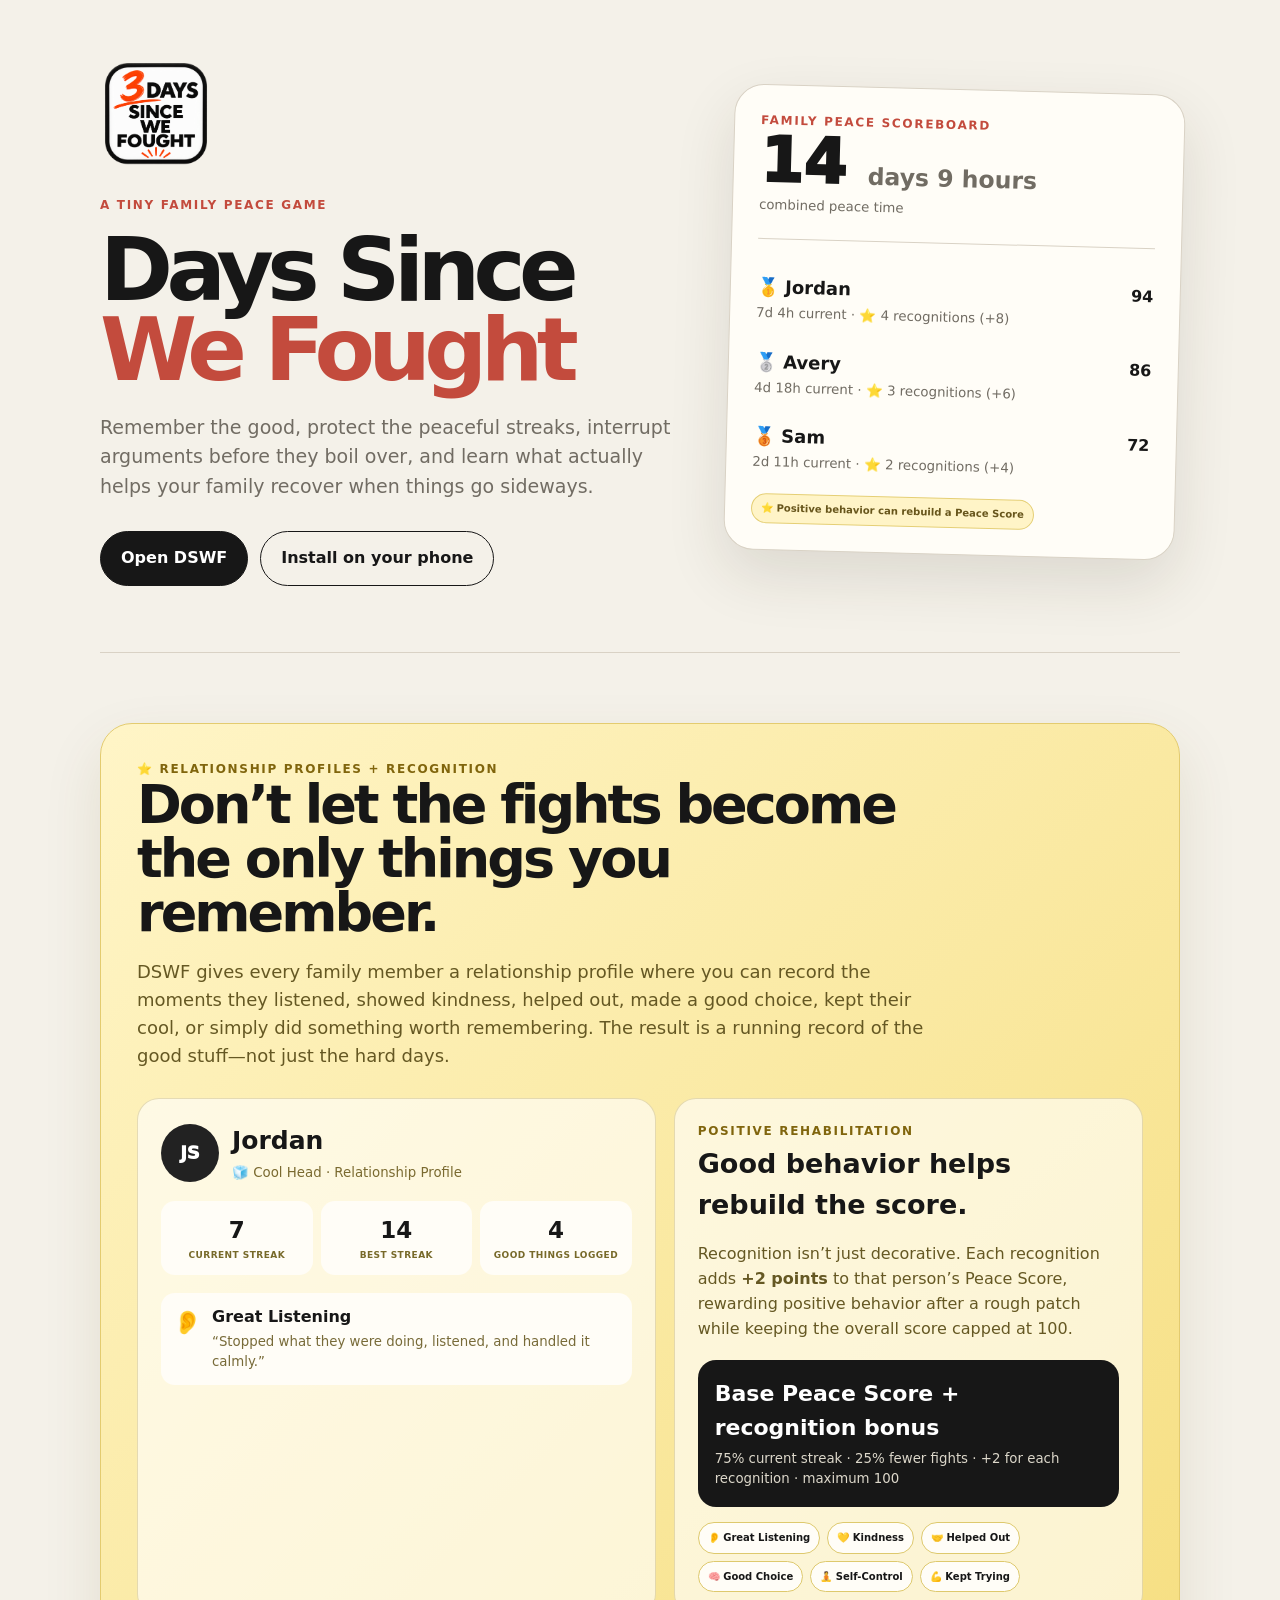
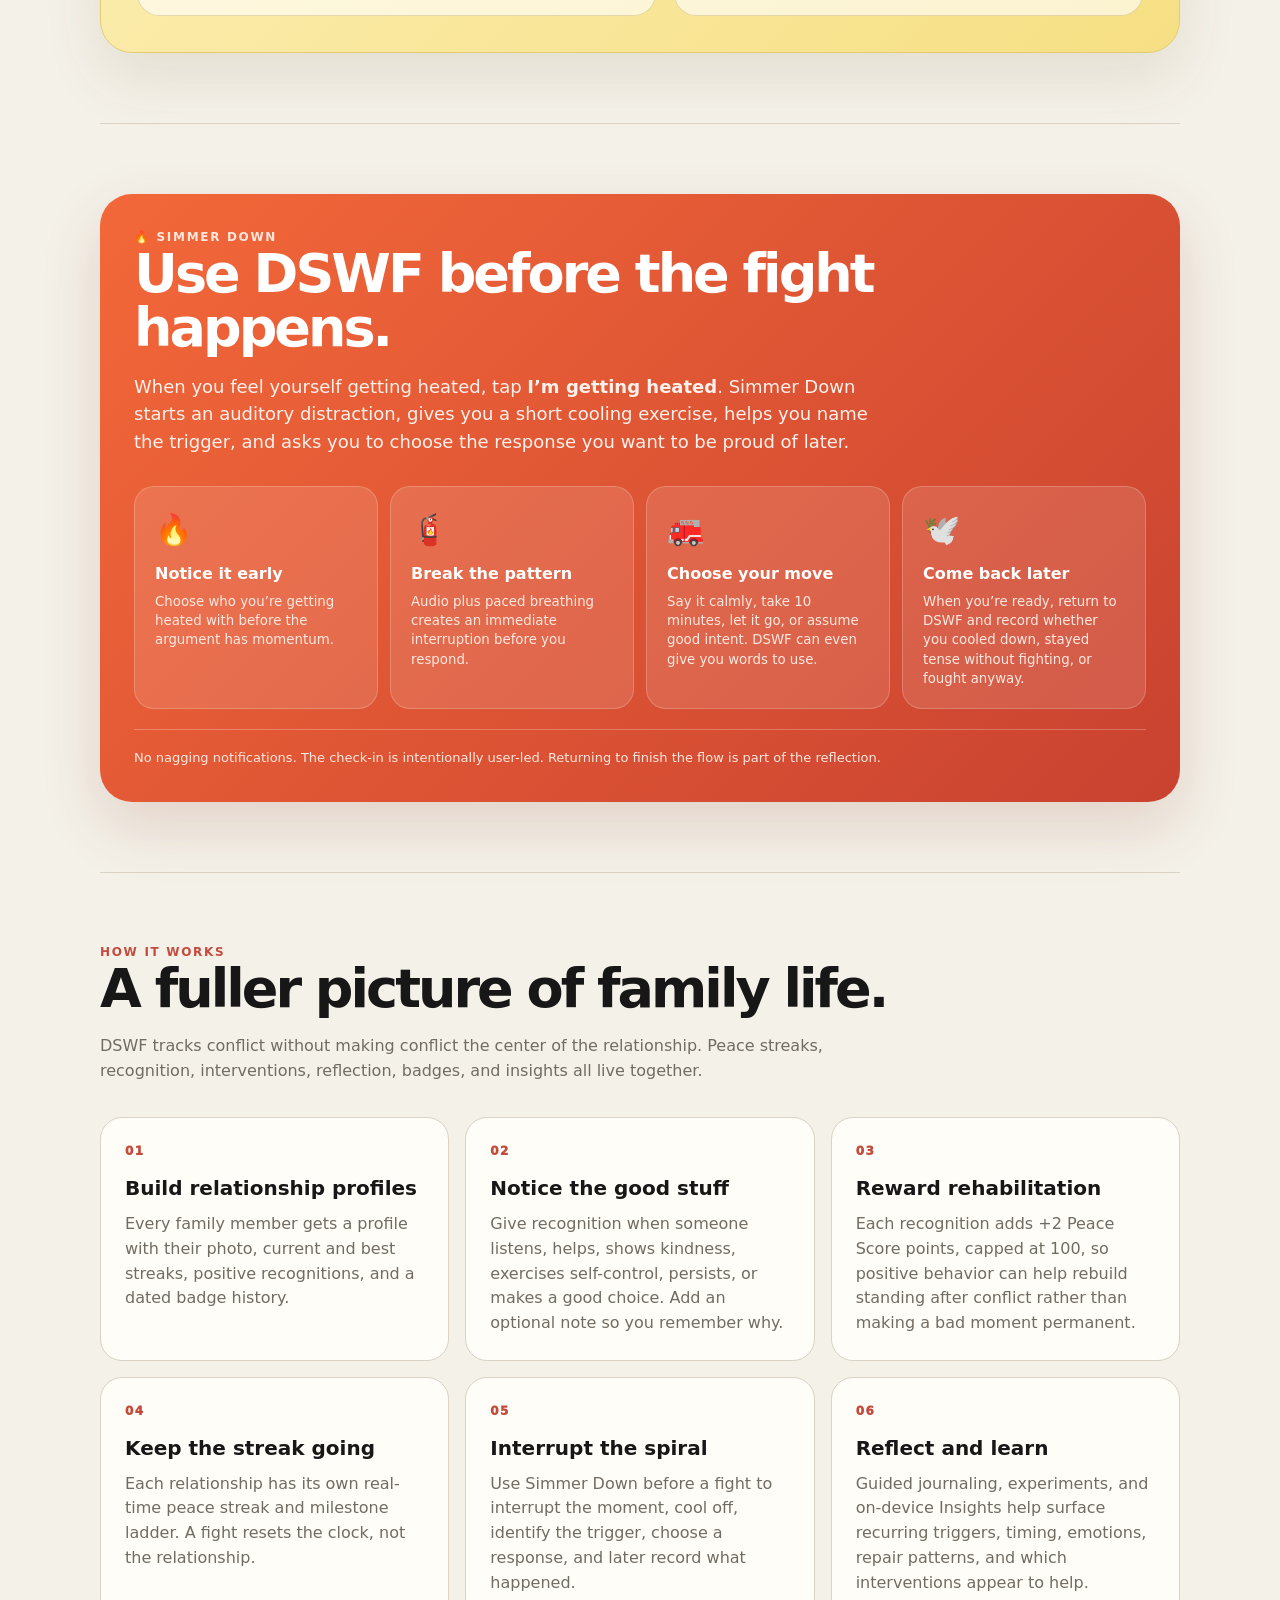
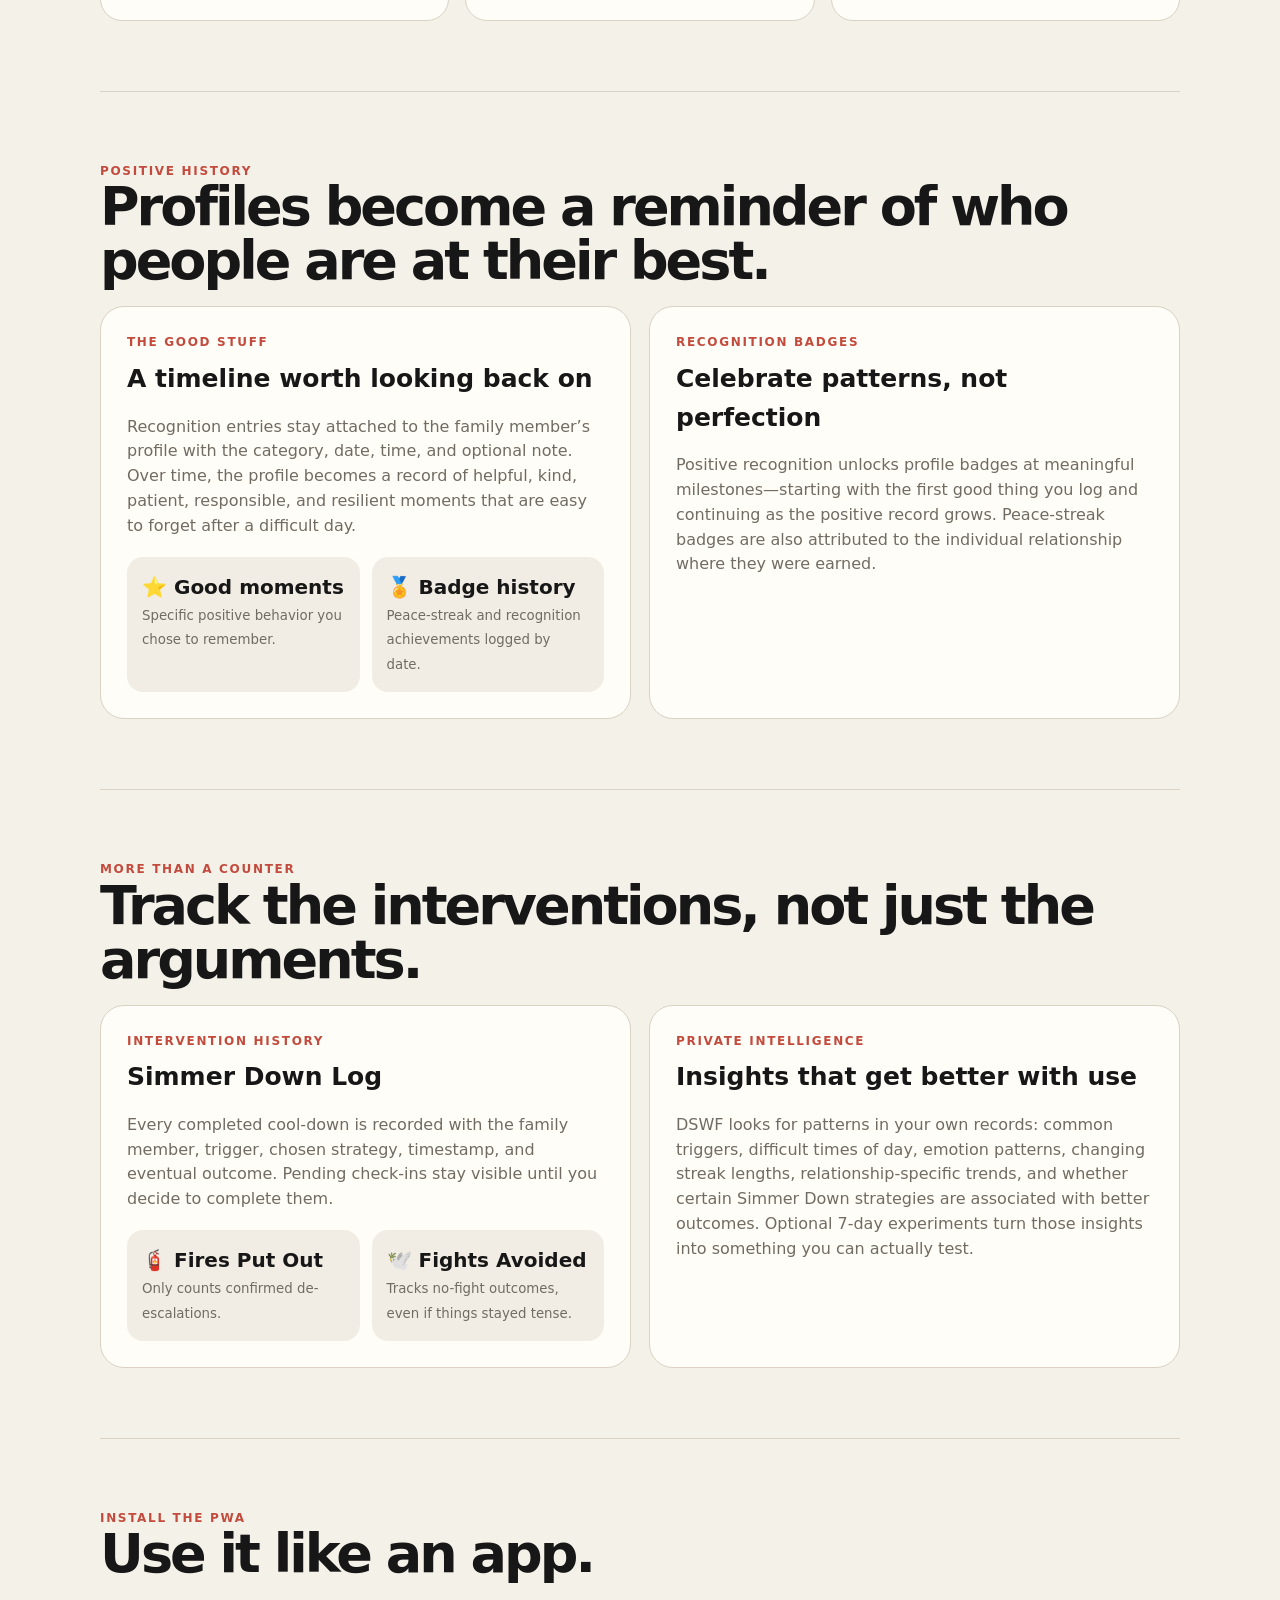
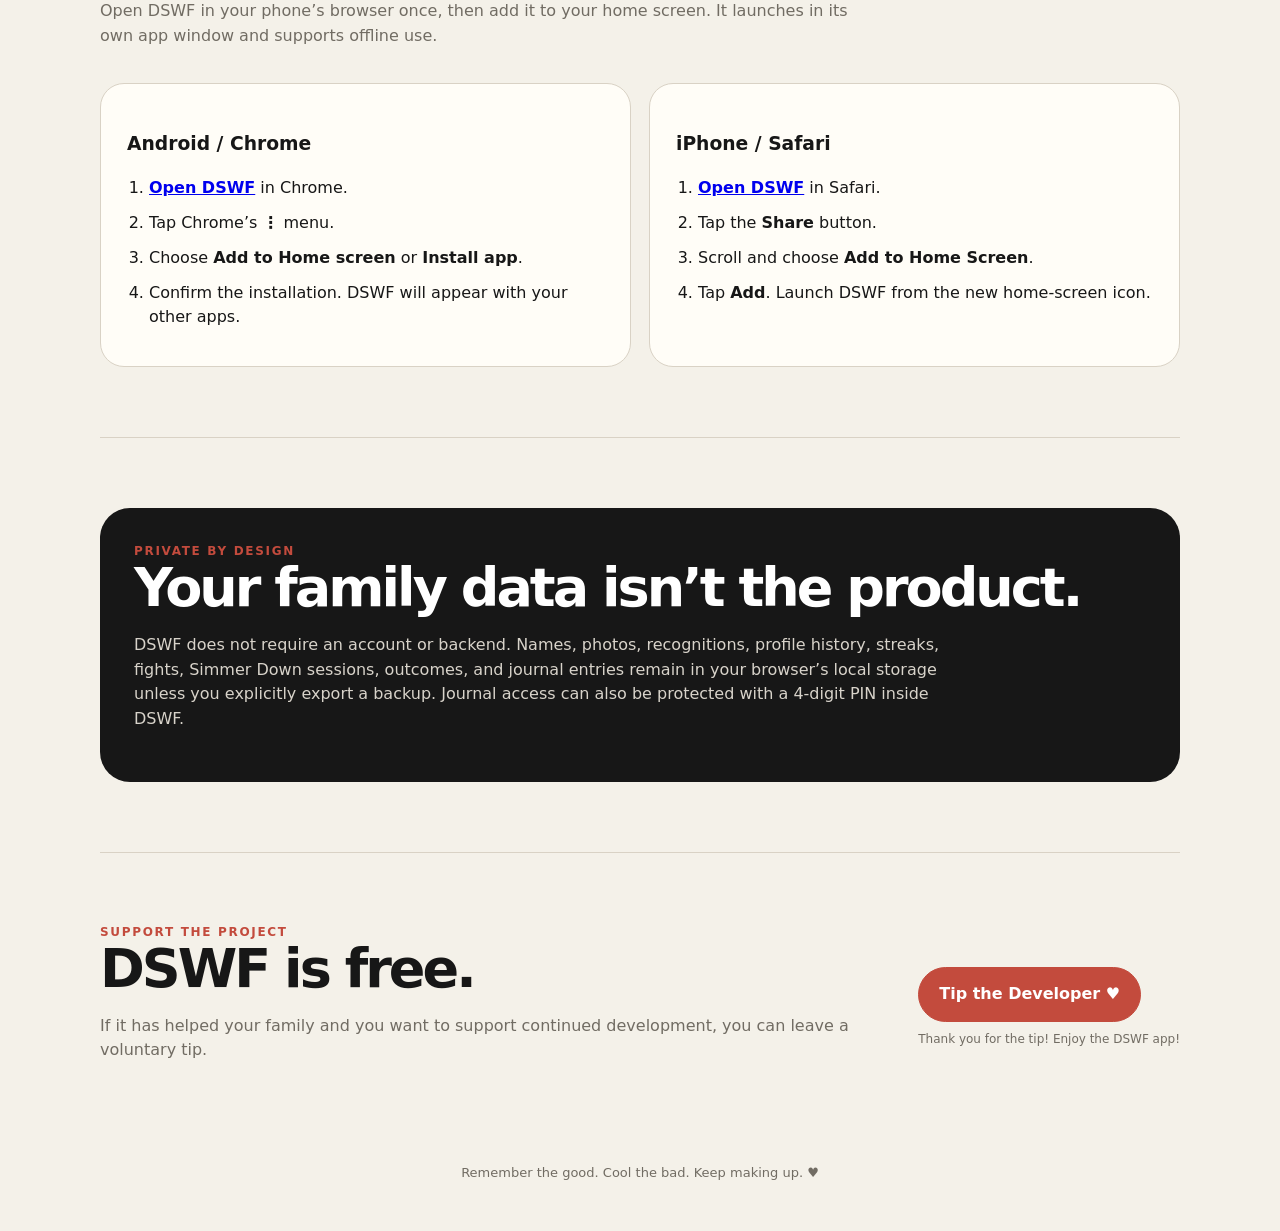
<file: index.html>
<!doctype html>
<html lang="en">
<head>
<meta charset="utf-8" />
<meta name="viewport" content="width=device-width,initial-scale=1,viewport-fit=cover" />
<meta name="theme-color" content="#f4f1e9" />
<meta name="description" content="Days Since We Fought is a private family peace app for positive recognition, relationship profiles, peace streaks, conflict interruption, reflection, and on-device insights." />
<link rel="icon" href="icons/DSWF.png" type="image/png" />
<link rel="apple-touch-icon" href="icons/DSWF.png" />
<title>Days Since We Fought</title>
<style>
:root{--ink:#171717;--paper:#f4f1e9;--card:#fffdf7;--muted:#716c63;--red:#c34b3d;--orange:#ef5f35;--gold:#d8a928;--gold-soft:#fff1b8;--line:#d9d2c5}*{box-sizing:border-box}html{scroll-behavior:smooth}body{margin:0;background:var(--paper);color:var(--ink);font-family:Inter,ui-sans-serif,system-ui,-apple-system,BlinkMacSystemFont,"Segoe UI",sans-serif;line-height:1.55}.wrap{width:min(1080px,calc(100% - 36px));margin:auto}.button{text-decoration:none;color:inherit}.hero{padding:58px 0 66px;display:grid;grid-template-columns:1.12fr .88fr;gap:56px;align-items:center}.hero-logo{width:112px;height:112px;object-fit:contain;margin-bottom:18px}.eyebrow{font-size:12px;font-weight:900;letter-spacing:.14em;text-transform:uppercase;color:var(--red)}h1{font-size:clamp(50px,8vw,88px);line-height:.9;letter-spacing:-.075em;margin:16px 0 24px}h1 span{color:var(--red)}.lede{font-size:19px;color:var(--muted);max-width:680px}.actions{display:flex;gap:12px;flex-wrap:wrap;margin-top:30px}.button{display:inline-flex;align-items:center;justify-content:center;padding:14px 20px;border-radius:999px;font-weight:850;border:1px solid var(--ink)}.primary{background:var(--ink);color:white}.secondary{background:transparent}.mock{background:var(--card);border:1px solid var(--line);border-radius:30px;padding:26px;box-shadow:0 24px 60px rgba(50,40,28,.12);transform:rotate(1.5deg)}.mock .score{font-size:62px;font-weight:950;line-height:1}.mock .score small{font-size:.38em;font-weight:850}.mock small{color:var(--muted)}.rule{height:1px;background:var(--line);margin:22px 0}.person{display:grid;grid-template-columns:1fr auto;gap:10px;align-items:center;padding:12px 0}.person b{font-size:18px}.person span{font-variant-numeric:tabular-nums;font-weight:850}.person small{grid-column:1/-1;margin-top:-8px}.recognition-chip{display:inline-flex;align-items:center;gap:6px;background:#fff4c7;border:1px solid #e5cf75;border-radius:999px;padding:6px 9px;font-size:10px;font-weight:850;color:#67551b;margin-top:8px}.section{padding:70px 0;border-top:1px solid var(--line)}h2{font-size:clamp(34px,5vw,54px);letter-spacing:-.055em;line-height:1;margin:0 0 18px}.section-intro{color:var(--muted);max-width:760px;margin-bottom:34px}.grid{display:grid;grid-template-columns:repeat(3,1fr);gap:16px}.card{background:var(--card);border:1px solid var(--line);border-radius:22px;padding:24px}.card .num{font-size:12px;font-weight:950;color:var(--red);letter-spacing:.12em}.card h3{font-size:20px;margin:12px 0 8px}.card p{margin:0;color:var(--muted)}.recognition-feature{background:linear-gradient(135deg,#fff5c7,#f6df83);border:1px solid #e3cb6f;border-radius:32px;padding:36px;box-shadow:0 24px 60px rgba(95,76,15,.11)}.recognition-feature .eyebrow{color:#80650d}.recognition-feature h2{max-width:780px}.recognition-feature>p{color:#655823;max-width:800px;font-size:18px}.recognition-layout{display:grid;grid-template-columns:1.05fr .95fr;gap:18px;margin-top:28px}.profile-preview,.recognition-copy{background:rgba(255,255,255,.62);border:1px solid rgba(137,108,16,.22);border-radius:22px;padding:23px}.profile-head{display:flex;align-items:center;gap:13px}.profile-avatar{width:58px;height:58px;border-radius:50%;display:grid;place-items:center;background:#222;color:#fff;font-weight:950;font-size:18px}.profile-head h3{margin:0;font-size:25px}.profile-head small{display:block;color:#7a6a30;margin-top:2px}.profile-stats{display:grid;grid-template-columns:repeat(3,1fr);gap:8px;margin:18px 0}.profile-stat{background:#fffdf7;border-radius:14px;padding:12px 8px;text-align:center}.profile-stat b{display:block;font-size:23px}.profile-stat span{display:block;font-size:9px;color:#776929;text-transform:uppercase;font-weight:850;letter-spacing:.05em}.good-moment{display:flex;gap:10px;align-items:flex-start;background:#fffdf7;border-radius:14px;padding:12px}.good-moment>span{font-size:23px}.good-moment strong,.good-moment small{display:block}.good-moment small{color:#786b39;margin-top:2px}.recognition-copy h3{font-size:27px;margin:2px 0 12px}.recognition-copy p{color:#655823}.recognition-points{background:#171717;color:#fff;border-radius:18px;padding:17px;margin-top:18px}.recognition-points strong{display:block;font-size:22px}.recognition-points small{display:block;color:#dcd7ca;margin-top:4px}.recognition-types{display:flex;flex-wrap:wrap;gap:7px;margin-top:15px}.recognition-types span{background:#fffdf7;border:1px solid #dec96d;border-radius:999px;padding:7px 9px;font-size:10px;font-weight:800}.simmer-feature{background:linear-gradient(135deg,#f36839,#c94230);color:#fff;border-radius:32px;padding:34px;box-shadow:0 24px 60px rgba(137,48,31,.16)}.simmer-feature .eyebrow{color:#ffe7de}.simmer-feature h2{max-width:760px}.simmer-feature>p{color:#fff1ec;max-width:760px;font-size:18px}.simmer-flow{display:grid;grid-template-columns:repeat(4,1fr);gap:12px;margin-top:30px}.simmer-step{background:rgba(255,255,255,.12);border:1px solid rgba(255,255,255,.2);border-radius:20px;padding:20px}.simmer-step span{font-size:30px}.simmer-step strong{display:block;margin:8px 0 5px}.simmer-step small{display:block;color:#ffe8e0;line-height:1.45}.simmer-note{margin-top:20px;padding-top:18px;border-top:1px solid rgba(255,255,255,.25);font-size:13px;color:#ffe8e0}.feature-row{display:grid;grid-template-columns:1fr 1fr;gap:18px}.feature-panel{background:var(--card);border:1px solid var(--line);border-radius:24px;padding:26px}.feature-panel h3{font-size:25px;margin:8px 0 10px}.feature-panel p{color:var(--muted);margin-bottom:0}.metric-row{display:flex;gap:12px;margin-top:18px}.metric{flex:1;background:#f2ede4;border-radius:16px;padding:15px}.metric b{display:block;font-size:20px}.metric small{color:var(--muted)}.install{display:grid;grid-template-columns:1fr 1fr;gap:18px}.steps{background:var(--card);border:1px solid var(--line);border-radius:24px;padding:26px}.steps ol{padding-left:22px;margin-bottom:0}.steps li{margin:10px 0}.privacy{background:var(--ink);color:white;border-radius:30px;padding:34px}.privacy p{color:#d8d3ca;max-width:810px}.support{display:flex;align-items:center;justify-content:space-between;gap:30px}.tip{background:var(--red);color:white;border-color:var(--red)}.tip-note{font-size:12px;color:var(--muted);margin-top:8px}.footer{padding:30px 0 48px;color:var(--muted);font-size:13px;text-align:center}@media(max-width:760px){.hero{grid-template-columns:1fr;padding-top:38px}.mock{transform:none}.grid,.install,.feature-row,.simmer-flow,.recognition-layout{grid-template-columns:1fr}.support{display:block}.support .actions{margin-top:20px}.hero-logo{width:92px;height:92px}.simmer-feature,.recognition-feature{padding:28px 22px}.metric-row{flex-direction:column}}
</style>
</head>
<body>
<div class="wrap">
<main>
<section class="hero"><div><img class="hero-logo" src="icons/DSWF.png" alt="Days Since We Fought"><div class="eyebrow">A tiny family peace game</div><h1>Days Since<br><span>We Fought</span></h1><p class="lede">Remember the good, protect the peaceful streaks, interrupt arguments before they boil over, and learn what actually helps your family recover when things go sideways.</p><div class="actions"><a class="button primary" href="./app/">Open DSWF</a><a class="button secondary" href="#install">Install on your phone</a></div></div><div class="mock"><div class="eyebrow">Family peace scoreboard</div><div class="score">14 <small>days 9 hours</small></div><small>combined peace time</small><div class="rule"></div><div class="person"><b>🥇 Jordan</b><span>94</span><small>7d 4h current · ⭐ 4 recognitions (+8)</small></div><div class="person"><b>🥈 Avery</b><span>86</span><small>4d 18h current · ⭐ 3 recognitions (+6)</small></div><div class="person"><b>🥉 Sam</b><span>72</span><small>2d 11h current · ⭐ 2 recognitions (+4)</small></div><div class="recognition-chip">⭐ Positive behavior can rebuild a Peace Score</div></div></section>

<section class="section"><div class="recognition-feature"><div class="eyebrow">⭐ Relationship Profiles + Recognition</div><h2>Don’t let the fights become the only things you remember.</h2><p>DSWF gives every family member a relationship profile where you can record the moments they listened, showed kindness, helped out, made a good choice, kept their cool, or simply did something worth remembering. The result is a running record of the good stuff—not just the hard days.</p><div class="recognition-layout"><div class="profile-preview"><div class="profile-head"><div class="profile-avatar">JS</div><div><h3>Jordan</h3><small>🧊 Cool Head · Relationship Profile</small></div></div><div class="profile-stats"><div class="profile-stat"><b>7</b><span>current streak</span></div><div class="profile-stat"><b>14</b><span>best streak</span></div><div class="profile-stat"><b>4</b><span>good things logged</span></div></div><div class="good-moment"><span>👂</span><div><strong>Great Listening</strong><small>“Stopped what they were doing, listened, and handled it calmly.”</small></div></div></div><div class="recognition-copy"><div class="eyebrow">Positive rehabilitation</div><h3>Good behavior helps rebuild the score.</h3><p>Recognition isn’t just decorative. Each recognition adds <strong>+2 points</strong> to that person’s Peace Score, rewarding positive behavior after a rough patch while keeping the overall score capped at 100.</p><div class="recognition-points"><strong>Base Peace Score + recognition bonus</strong><small>75% current streak · 25% fewer fights · +2 for each recognition · maximum 100</small></div><div class="recognition-types"><span>👂 Great Listening</span><span>💛 Kindness</span><span>🤝 Helped Out</span><span>🧠 Good Choice</span><span>🧘 Self-Control</span><span>💪 Kept Trying</span></div></div></div></div></section>

<section class="section"><div class="simmer-feature"><div class="eyebrow">🔥 Simmer Down</div><h2>Use DSWF before the fight happens.</h2><p>When you feel yourself getting heated, tap <strong>I’m getting heated</strong>. Simmer Down starts an auditory distraction, gives you a short cooling exercise, helps you name the trigger, and asks you to choose the response you want to be proud of later.</p><div class="simmer-flow"><div class="simmer-step"><span>🔥</span><strong>Notice it early</strong><small>Choose who you’re getting heated with before the argument has momentum.</small></div><div class="simmer-step"><span>🧯</span><strong>Break the pattern</strong><small>Audio plus paced breathing creates an immediate interruption before you respond.</small></div><div class="simmer-step"><span>🚒</span><strong>Choose your move</strong><small>Say it calmly, take 10 minutes, let it go, or assume good intent. DSWF can even give you words to use.</small></div><div class="simmer-step"><span>🕊️</span><strong>Come back later</strong><small>When you’re ready, return to DSWF and record whether you cooled down, stayed tense without fighting, or fought anyway.</small></div></div><div class="simmer-note">No nagging notifications. The check-in is intentionally user-led. Returning to finish the flow is part of the reflection.</div></div></section>

<section class="section"><div class="eyebrow">How it works</div><h2>A fuller picture of family life.</h2><p class="section-intro">DSWF tracks conflict without making conflict the center of the relationship. Peace streaks, recognition, interventions, reflection, badges, and insights all live together.</p><div class="grid"><div class="card"><div class="num">01</div><h3>Build relationship profiles</h3><p>Every family member gets a profile with their photo, current and best streaks, positive recognitions, and a dated badge history.</p></div><div class="card"><div class="num">02</div><h3>Notice the good stuff</h3><p>Give recognition when someone listens, helps, shows kindness, exercises self-control, persists, or makes a good choice. Add an optional note so you remember why.</p></div><div class="card"><div class="num">03</div><h3>Reward rehabilitation</h3><p>Each recognition adds +2 Peace Score points, capped at 100, so positive behavior can help rebuild standing after conflict rather than making a bad moment permanent.</p></div><div class="card"><div class="num">04</div><h3>Keep the streak going</h3><p>Each relationship has its own real-time peace streak and milestone ladder. A fight resets the clock, not the relationship.</p></div><div class="card"><div class="num">05</div><h3>Interrupt the spiral</h3><p>Use Simmer Down before a fight to interrupt the moment, cool off, identify the trigger, choose a response, and later record what happened.</p></div><div class="card"><div class="num">06</div><h3>Reflect and learn</h3><p>Guided journaling, experiments, and on-device Insights help surface recurring triggers, timing, emotions, repair patterns, and which interventions appear to help.</p></div></div></section>

<section class="section"><div class="eyebrow">Positive history</div><h2>Profiles become a reminder of who people are at their best.</h2><div class="feature-row"><div class="feature-panel"><div class="eyebrow">The good stuff</div><h3>A timeline worth looking back on</h3><p>Recognition entries stay attached to the family member’s profile with the category, date, time, and optional note. Over time, the profile becomes a record of helpful, kind, patient, responsible, and resilient moments that are easy to forget after a difficult day.</p><div class="metric-row"><div class="metric"><b>⭐ Good moments</b><small>Specific positive behavior you chose to remember.</small></div><div class="metric"><b>🏅 Badge history</b><small>Peace-streak and recognition achievements logged by date.</small></div></div></div><div class="feature-panel"><div class="eyebrow">Recognition badges</div><h3>Celebrate patterns, not perfection</h3><p>Positive recognition unlocks profile badges at meaningful milestones—starting with the first good thing you log and continuing as the positive record grows. Peace-streak badges are also attributed to the individual relationship where they were earned.</p></div></div></section>

<section class="section"><div class="eyebrow">More than a counter</div><h2>Track the interventions, not just the arguments.</h2><div class="feature-row"><div class="feature-panel"><div class="eyebrow">Intervention history</div><h3>Simmer Down Log</h3><p>Every completed cool-down is recorded with the family member, trigger, chosen strategy, timestamp, and eventual outcome. Pending check-ins stay visible until you decide to complete them.</p><div class="metric-row"><div class="metric"><b>🧯 Fires Put Out</b><small>Only counts confirmed de-escalations.</small></div><div class="metric"><b>🕊️ Fights Avoided</b><small>Tracks no-fight outcomes, even if things stayed tense.</small></div></div></div><div class="feature-panel"><div class="eyebrow">Private intelligence</div><h3>Insights that get better with use</h3><p>DSWF looks for patterns in your own records: common triggers, difficult times of day, emotion patterns, changing streak lengths, relationship-specific trends, and whether certain Simmer Down strategies are associated with better outcomes. Optional 7-day experiments turn those insights into something you can actually test.</p></div></div></section>

<section class="section" id="install"><div class="eyebrow">Install the PWA</div><h2>Use it like an app.</h2><p class="section-intro">Open DSWF in your phone’s browser once, then add it to your home screen. It launches in its own app window and supports offline use.</p><div class="install"><div class="steps"><h3>Android / Chrome</h3><ol><li><a href="./app/"><strong>Open DSWF</strong></a> in Chrome.</li><li>Tap Chrome’s <strong>⋮</strong> menu.</li><li>Choose <strong>Add to Home screen</strong> or <strong>Install app</strong>.</li><li>Confirm the installation. DSWF will appear with your other apps.</li></ol></div><div class="steps"><h3>iPhone / Safari</h3><ol><li><a href="./app/"><strong>Open DSWF</strong></a> in Safari.</li><li>Tap the <strong>Share</strong> button.</li><li>Scroll and choose <strong>Add to Home Screen</strong>.</li><li>Tap <strong>Add</strong>. Launch DSWF from the new home-screen icon.</li></ol></div></div></section>

<section class="section"><div class="privacy"><div class="eyebrow">Private by design</div><h2>Your family data isn’t the product.</h2><p>DSWF does not require an account or backend. Names, photos, recognitions, profile history, streaks, fights, Simmer Down sessions, outcomes, and journal entries remain in your browser’s local storage unless you explicitly export a backup. Journal access can also be protected with a 4-digit PIN inside DSWF.</p></div></section>

<section class="section support"><div><div class="eyebrow">Support the project</div><h2>DSWF is free.</h2><p class="section-intro" style="margin:0">If it has helped your family and you want to support continued development, you can leave a voluntary tip.</p></div><div><div class="actions"><a class="button tip" href="https://py.pl/BhGBj22knfRUar1EXnshFA" id="tipDeveloper" target="_blank" rel="noopener noreferrer">Tip the Developer ♥</a></div><div class="tip-note">Thank you for the tip! Enjoy the DSWF app!</div></div></section>
</main><footer class="footer">Remember the good. Cool the bad. Keep making up. ♥</footer></div>
<script>if((window.matchMedia&&window.matchMedia('(display-mode: standalone)').matches)||window.navigator.standalone===true){window.location.replace('./app/');}</script>
</body></html>
</file>
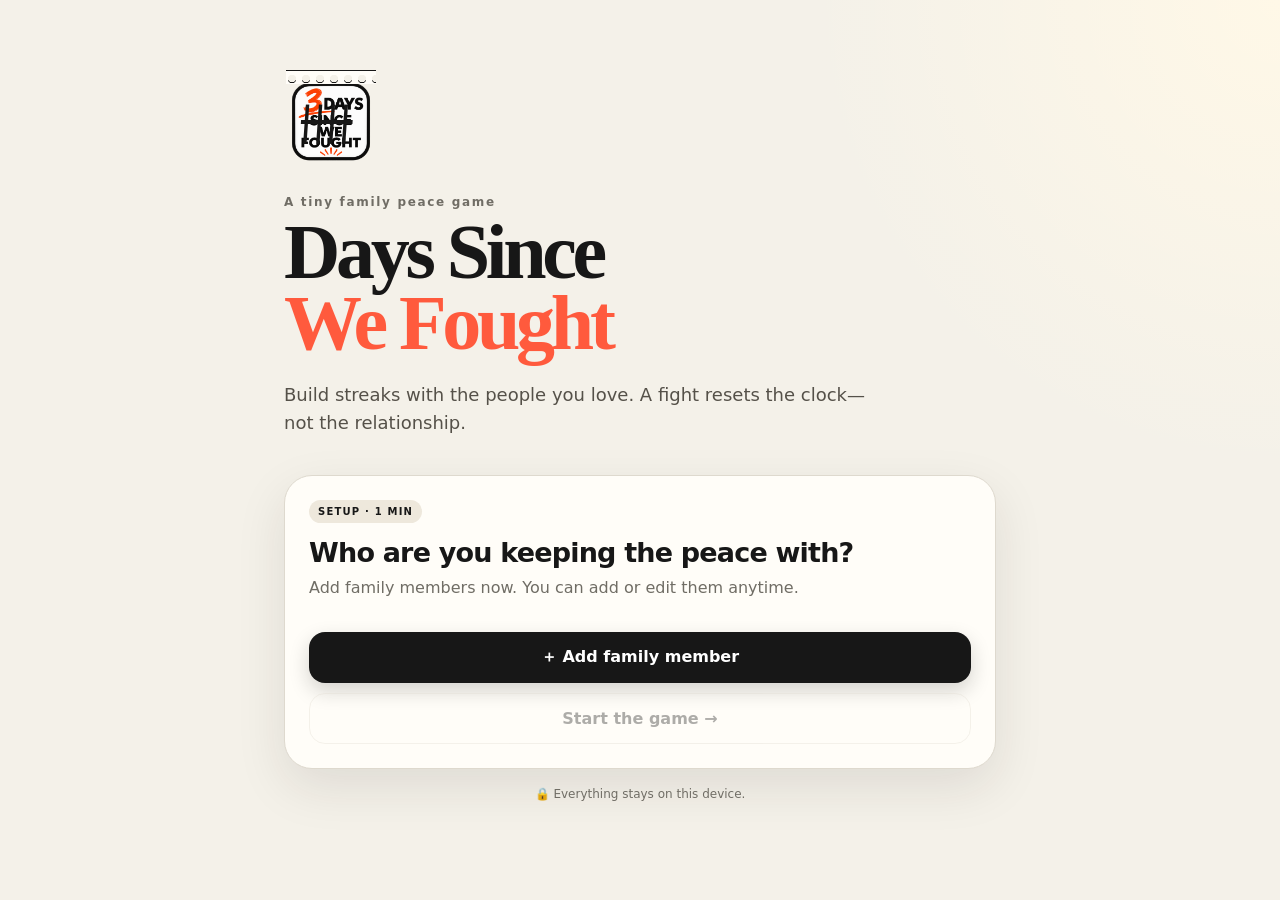
<file: app/index.html>
<!doctype html>
<html lang="en">
<head>
  <meta charset="utf-8" />
  <meta name="viewport" content="width=device-width,initial-scale=1,viewport-fit=cover" />
  <meta name="theme-color" content="#171717" />
  <meta name="description" content="Days Since We Fought app" />
  <link rel="manifest" href="../manifest.webmanifest" />
  <link rel="icon" href="../icons/DSWF.png" type="image/png" />
  <link rel="apple-touch-icon" href="../icons/DSWF.png" />
  <link rel="stylesheet" href="../styles.css" />
  <link rel="stylesheet" href="../journal.css?v=2" />
  <link rel="stylesheet" href="../insights.css" />
  <link rel="stylesheet" href="../profile.css?v=1" />
  <title>Days Since We Fought</title>
</head>
<body>
  <main id="app"></main>
  <div id="toast" class="toast" role="status" aria-live="polite"></div>
  <script src="../app.js" defer></script>
  <script src="../milestones.js?v=1" defer></script>
  <script src="../journal.js" defer></script>
  <script src="../insights.js" defer></script>
  <script src="../insights-extra.js" defer></script>
  <script src="../experiment-preview.js?v=1" defer></script>
  <script src="../leaderboard.js?v=5" defer></script>
  <script src="../combined-peace-time.js?v=2" defer></script>
  <script src="../simmer-down.js?v=2" defer></script>
  <script src="../daily-checkin.js?v=2" defer></script>
  <script src="../daily-checkin-polish.js?v=1" defer></script>
  <script src="../simmer-history.js?v=2" defer></script>
  <script src="../simmer-audio.js?v=1" defer></script>
  <script src="../positive-reinforcement.js?v=1" defer></script>
  <script src="../profile-opaque.js?v=2" defer></script>
  <script src="../relationship-changes.js?v=1" defer></script>
  <script src="../relationship-changes-whitespace.js?v=1" defer></script>
  <script src="../recognition-modal-layer.js?v=1" defer></script>
  <script src="../positive-cleanup.js?v=1" defer></script>
  <script src="../recognition-score-refresh.js?v=1" defer></script>
  <script src="../recognition-log.js?v=2" defer></script>
  <script src="../activity-log-delete.js?v=3" defer></script>
  <script src="../version.js?v=16" defer></script>
  <script src="../branding.js?v=3" defer></script>
  <script src="../journal-pin.js?v=1" defer></script>
  <script src="../journal-pin-export.js?v=1" defer></script>
  <script src="../export-to-ai.js?v=2" defer></script>
  <script src="../settings-rebind.js?v=1" defer></script>
  <script src="../notifications.js?v=2" defer></script>
  <script src="../behavior-loop.js?v=1" defer></script>
  <script src="../behavior-loop-whitespace.js?v=1" defer></script>
  <script src="../behavior-loop-bridge.js?v=1" defer></script>
  <script src="../fight-buttons-v3.js?v=1" defer></script>
  <script src="../android-back-navigation.js?v=2" defer></script>
</body>
</html>
</file>
<file: styles.css>
:root{--bg:#f4f1e9;--ink:#171717;--muted:#706d65;--card:#fffdf8;--line:#ded9ce;--accent:#ff5a3d;--accent-dark:#d83e26;--green:#2f7658;--soft:#e9e3d7;--shadow:0 18px 50px rgba(40,34,25,.10)}*{box-sizing:border-box}html{background:var(--bg);color:var(--ink);font-family:Inter,ui-sans-serif,system-ui,-apple-system,BlinkMacSystemFont,"Segoe UI",sans-serif}body{margin:0;min-height:100vh;background:radial-gradient(circle at top right,#fff8e7 0,transparent 30%),var(--bg)}button,input{font:inherit}button{cursor:pointer}.shell,.app-shell{width:min(100%,760px);margin:0 auto;padding:calc(28px + env(safe-area-inset-top)) 18px calc(48px + env(safe-area-inset-bottom))}.onboarding{min-height:100vh;display:flex;flex-direction:column;justify-content:center}.brand-mark{position:relative;width:78px;height:86px;margin:0 0 30px 4px;background:#fffdf8;border:2px solid var(--ink);border-radius:1px 1px 3px 3px;box-shadow:7px 7px 0 var(--accent),0 7px 13px rgba(40,34,25,.14);transform:rotate(-3deg);font-size:0;display:grid;place-items:center}.brand-mark:before{content:"";position:absolute;left:-2px;right:-2px;top:-8px;height:13px;background:radial-gradient(circle at 6px 8px,transparent 0 4px,var(--card) 4.5px) 0 0/14px 13px repeat-x;filter:drop-shadow(0 -1px 0 var(--ink));z-index:2}.brand-mark:after{content:"||||";position:absolute;left:13px;top:21px;font-family:Arial,sans-serif;font-size:42px;line-height:1;font-weight:400;letter-spacing:2px;color:var(--ink);transform:skew(-4deg);text-decoration:line-through;text-decoration-thickness:4px;text-decoration-color:var(--ink);text-decoration-style:solid}.eyebrow{margin:0 0 8px;font-size:12px;font-weight:900;letter-spacing:.14em;color:var(--muted)}h1,h2,h3,h4,p{margin-top:0}.onboarding h1{font-family:Georgia,serif;font-size:clamp(46px,12vw,78px);line-height:.91;letter-spacing:-.055em;margin-bottom:22px}.onboarding h1 span,.logo-title span{color:var(--accent)}.lede{font-size:18px;line-height:1.55;color:#555149;max-width:590px}.onboarding-card{background:var(--card);border:1px solid var(--line);border-radius:28px;padding:24px;margin-top:20px;box-shadow:var(--shadow)}.onboarding-card h2{font-size:27px;letter-spacing:-.03em;margin-bottom:8px}.onboarding-card>p{color:var(--muted);line-height:1.5}.step-pill{display:inline-block;padding:6px 9px;border-radius:999px;background:#eee8dc;font-size:10px;font-weight:900;letter-spacing:.12em;margin-bottom:14px}.btn{width:100%;border:0;border-radius:16px;padding:15px 18px;font-weight:850;transition:.18s transform,.18s opacity}.btn:active{transform:scale(.985)}.btn:disabled{opacity:.35;cursor:not-allowed}.btn-primary{background:var(--ink);color:white;box-shadow:0 8px 20px rgba(23,23,23,.18)}.btn-ghost{background:transparent;border:1px solid var(--line);color:var(--ink);margin-top:10px}.privacy-note{text-align:center;color:var(--muted);font-size:12px;margin:18px 0 0}.draft-people{display:grid;gap:9px;margin:16px 0}.draft-person{display:flex;align-items:center;gap:12px;border:1px solid var(--line);border-radius:16px;padding:9px 10px;background:#fff}.draft-person strong{flex:1}.avatar{display:block;object-fit:cover;border-radius:50%;border:2px solid #fff;box-shadow:0 0 0 1px var(--line);background:#ddd}.avatar.lg{width:58px;height:58px}.avatar.sm{width:40px;height:40px}.avatar.xl{width:92px;height:92px}.avatar-fallback{display:grid;place-items:center;background:linear-gradient(145deg,#ffe5b7,#ff8e76);font-weight:950;color:#512218}.icon-btn,.round-btn,.text-btn{border:0;background:transparent}.icon-btn{font-weight:900;font-size:18px;color:#857f73;padding:8px}.round-btn{width:44px;height:44px;border-radius:50%;background:var(--card);border:1px solid var(--line);font-size:18px}.topbar{display:flex;align-items:flex-start;justify-content:space-between;gap:14px;padding:7px 2px 24px}.logo-title{font-family:Georgia,serif;font-size:30px;letter-spacing:-.045em;margin:0}.hero-stats{display:grid;grid-template-columns:1fr 1fr;gap:10px;margin-bottom:35px}.hero-stats>div{background:var(--ink);color:#fff;border-radius:20px;padding:18px}.hero-stats span{display:block;font-family:Georgia,serif;font-size:36px;font-weight:700}.hero-stats small{display:block;color:#c9c4ba;font-size:11px;font-weight:750;line-height:1.25;margin-top:4px;text-transform:uppercase;letter-spacing:.06em}.section-heading{display:flex;align-items:end;justify-content:space-between;gap:12px;margin:0 2px 14px}.section-heading h2{font-size:26px;letter-spacing:-.035em;margin:0}.text-btn{color:var(--accent-dark);font-weight:900;padding:9px}.streak-grid{display:grid;grid-template-columns:repeat(auto-fit,minmax(280px,1fr));gap:14px}.person-card{background:var(--card);border:1px solid var(--line);border-radius:24px;padding:18px;box-shadow:0 10px 28px rgba(40,34,25,.06)}.person-card.active{border-top:4px solid var(--accent)}.card-top{display:flex;justify-content:space-between;align-items:start}.person-id{display:flex;align-items:center;gap:12px}.person-id h3{font-size:20px;margin:0 0 3px}.level{font-size:12px;color:var(--muted);font-weight:750}.timer-block{text-align:center;padding:24px 0 16px}.days-number{font-family:Georgia,serif;font-size:76px;line-height:.85;font-weight:700;letter-spacing:-.06em}.days-label{font-size:11px;letter-spacing:.18em;font-weight:950;color:var(--muted);margin-top:7px}.subtimer{font-variant-numeric:tabular-nums;color:var(--muted);font-size:13px;font-weight:700;margin-top:8px}.milestone-track{height:7px;border-radius:999px;background:#e8e2d7;overflow:hidden}.milestone-fill{height:100%;background:var(--green);border-radius:inherit}.milestone-copy{font-size:11px;color:var(--muted);margin:7px 0 14px;text-align:right}.fight-btn{background:#fff2ef;color:var(--accent-dark);border:1px solid #f4c2b8}.not-started{text-align:center;padding:30px 15px 24px}.not-started span{font-size:38px}.not-started h4{margin:10px 0 5px}.not-started p{color:var(--muted);font-size:13px}.leaderboard-section,.achievements-section{margin-top:40px}.leaderboard{background:var(--card);border:1px solid var(--line);border-radius:24px;overflow:hidden}.leader-row{display:flex;align-items:center;gap:10px;padding:13px 14px;border-bottom:1px solid var(--line)}.leader-row:last-child{border-bottom:0}.rank{width:30px;text-align:center;font-weight:900}.leader-name{flex:1;min-width:0}.leader-name strong,.leader-name small{display:block}.leader-name small,.leader-score small{color:var(--muted);font-size:10px}.leader-score{text-align:right}.leader-score strong{display:block;font-size:24px;font-family:Georgia,serif}.badges{display:grid;grid-template-columns:repeat(4,1fr);gap:8px}.badge{min-height:118px;border:1px solid var(--line);background:var(--card);border-radius:18px;padding:12px 8px;text-align:center;display:flex;flex-direction:column;align-items:center;justify-content:center}.badge span{font-size:28px}.badge strong{font-size:11px;margin-top:7px}.badge small{font-size:9px;color:var(--muted);margin-top:2px}.badge.locked{filter:grayscale(1);opacity:.45}footer{text-align:center;color:var(--muted);font-size:12px;padding:46px 0 8px}.modal-backdrop{position:fixed;inset:0;background:rgba(20,18,14,.58);backdrop-filter:blur(8px);display:grid;align-items:end;z-index:20}.modal{position:relative;width:min(100%,560px);margin:0 auto;background:var(--card);border-radius:28px 28px 0 0;padding:28px 20px calc(24px + env(safe-area-inset-bottom));box-shadow:0 -12px 60px rgba(0,0,0,.2)}.modal h2{font-size:28px;letter-spacing:-.035em}.modal-close{position:absolute;right:16px;top:15px;width:38px;height:38px;border:0;border-radius:50%;background:#eee9df;font-size:22px}.photo-picker{display:flex;align-items:center;gap:16px;margin:20px 0}.file-btn{display:inline-block;width:auto;margin:0}.file-btn input{display:none}.field-label{display:block;font-size:12px;font-weight:900;letter-spacing:.08em;color:var(--muted)}.field-label input{width:100%;margin-top:7px;border:1px solid var(--line);background:white;border-radius:15px;padding:14px;color:var(--ink);outline:none}.field-label input:focus{border-color:var(--ink);box-shadow:0 0 0 3px rgba(23,23,23,.08)}.modal-actions{display:flex;gap:10px;margin-top:22px}.modal-actions .btn{margin:0}.danger-text{background:transparent;border:1px solid #efc7bf;color:var(--accent-dark)}.confirm-modal{text-align:center}.big-emoji{font-size:50px;margin-bottom:12px}.confirm-modal p{color:var(--muted);line-height:1.55}.setting-row{width:100%;display:flex;align-items:center;justify-content:space-between;text-align:left;padding:15px 4px;border:0;border-bottom:1px solid var(--line);background:transparent;color:var(--ink)}.setting-row span strong,.setting-row span small{display:block}.setting-row span small{color:var(--muted);font-size:11px;margin-top:2px}.danger-row strong{color:var(--accent-dark)}.toast{position:fixed;left:50%;bottom:calc(18px + env(safe-area-inset-bottom));transform:translate(-50%,25px);width:min(calc(100% - 28px),480px);background:var(--ink);color:#fff;border-radius:15px;padding:13px 15px;display:flex;align-items:center;justify-content:space-between;gap:12px;opacity:0;pointer-events:none;transition:.22s;z-index:40;box-shadow:0 10px 35px rgba(0,0,0,.25)}.toast.show{opacity:1;transform:translate(-50%,0);pointer-events:auto}.toast button{border:0;background:transparent;color:#ff9e8c;font-weight:900}.empty-state{text-align:center;color:var(--muted);padding:30px}@media(min-width:700px){.modal-backdrop{align-items:center}.modal{border-radius:28px;padding:28px}.shell,.app-shell{padding-left:24px;padding-right:24px}.badges{grid-template-columns:repeat(7,1fr)}}@media(prefers-reduced-motion:reduce){*{scroll-behavior:auto!important;transition:none!important}}
</file>
<file: journal.css>
.journal-hub{margin-top:40px}.journal-hub-card{background:var(--card);border:1px solid var(--line);border-radius:24px;padding:18px;box-shadow:0 10px 28px rgba(40,34,25,.06)}.journal-hub-copy{display:flex;gap:12px;align-items:center}.journal-icon{font-size:30px}.journal-hub-copy strong,.journal-hub-copy small{display:block}.journal-hub-copy small{color:var(--muted);font-size:11px;margin-top:3px}.journal-hub-actions{display:grid;grid-template-columns:1fr 1fr;gap:10px;margin-top:16px}.journal-hub-actions .btn{margin:0}.journal-modal,.journal-browser{width:min(calc(100vw - 16px),560px);max-width:calc(100vw - 16px);max-height:92vh;overflow-y:auto;overflow-x:hidden;min-width:0}.journal-browser *{min-width:0}.journal-progress{height:6px;border-radius:999px;background:#e8e2d7;overflow:hidden;margin:6px 0 8px}.journal-progress span{display:block;height:100%;background:var(--accent);border-radius:inherit;transition:width .2s}.journal-step-count{font-size:10px;font-weight:900;letter-spacing:.12em;color:var(--muted);margin-bottom:14px}.journal-intro{color:var(--muted);line-height:1.5;margin-top:-4px}.journal-step-body{display:grid;gap:18px;margin-top:20px}.journal-label{display:block;font-size:12px;font-weight:900;letter-spacing:.05em;color:var(--muted)}.journal-label textarea{width:100%;min-height:120px;resize:vertical;margin-top:8px;border:1px solid var(--line);background:#fff;border-radius:16px;padding:14px;color:var(--ink);outline:none;line-height:1.5}.journal-label textarea:focus{border-color:var(--ink);box-shadow:0 0 0 3px rgba(23,23,23,.08)}.journal-question{font-weight:900;margin:0 0 -6px}.choice-chips{display:flex;gap:8px;flex-wrap:wrap}.choice-chip{border:1px solid var(--line);background:#fff;border-radius:999px;padding:9px 12px;font-weight:800;font-size:12px;color:var(--ink)}.choice-chip.selected{background:var(--ink);color:#fff;border-color:var(--ink)}.reflection-nudge{background:#f0ece4;border-radius:16px;padding:14px;color:#5c584f;font-size:13px;line-height:1.5}.journal-actions{display:flex;gap:10px;margin-top:24px}.journal-actions .btn{margin:0}.journal-registry{display:grid;gap:10px;margin-top:18px;width:100%;min-width:0}.registry-entry{display:block;width:100%;max-width:100%;min-width:0;text-align:left;border:1px solid var(--line);background:#fff;border-radius:18px;padding:13px;overflow:hidden}.registry-date{font-size:10px;font-weight:900;letter-spacing:.06em;color:var(--muted);margin-bottom:9px;overflow:hidden;text-overflow:ellipsis}.registry-person{display:flex;gap:10px;align-items:center;width:100%;max-width:100%;min-width:0;overflow:hidden}.registry-person>.avatar{flex:0 0 auto}.registry-person div{flex:1 1 auto;min-width:0;max-width:100%;overflow:hidden}.registry-person strong,.registry-person span{display:block;max-width:100%;overflow:hidden;text-overflow:ellipsis}.registry-person span{font-size:12px;color:var(--muted);margin-top:2px;white-space:nowrap}.journal-detail-person{display:flex;gap:12px;align-items:center;margin:10px 0 22px}.journal-detail-person h2{margin:0 0 4px}.journal-detail-person p{margin:0;color:var(--muted);font-size:12px}.journal-detail-section{border-top:1px solid var(--line);padding:16px 0 2px}.journal-detail-section h3{font-size:11px;letter-spacing:.08em;text-transform:uppercase;color:var(--muted);margin-bottom:7px}.journal-detail-section p{white-space:pre-wrap;overflow-wrap:anywhere;word-break:break-word;line-height:1.55;margin-bottom:0}.calendar-title-row{display:grid;grid-template-columns:44px 1fr 44px;align-items:center;gap:8px;margin:6px 0 16px}.calendar-title-row h2{text-align:center;margin:0;font-size:24px}.calendar-weekdays,.calendar-grid{display:grid;grid-template-columns:repeat(7,minmax(0,1fr));gap:5px}.calendar-weekdays{margin-bottom:6px}.calendar-weekdays span{text-align:center;font-size:10px;font-weight:900;color:var(--muted)}.calendar-cell{aspect-ratio:1;border:0;background:#f3efe6;border-radius:11px;position:relative;font-weight:800;color:var(--ink)}.calendar-cell.blank{background:transparent}.calendar-cell.has-entry{background:var(--ink);color:#fff}.calendar-cell i{position:absolute;right:4px;bottom:4px;min-width:16px;height:16px;border-radius:999px;background:var(--accent);color:#fff;font-size:9px;display:grid;place-items:center;font-style:normal}.calendar-day-entries{margin-top:20px;padding-top:16px;border-top:1px solid var(--line)}.calendar-day-entries h3{font-size:16px;margin-bottom:10px}.calendar-day-entries>p{color:var(--muted);font-size:12px}.day-entry{width:100%;max-width:100%;min-width:0;text-align:left;border:0;border-bottom:1px solid var(--line);background:transparent;padding:12px 2px;overflow:hidden}.day-entry strong,.day-entry span{display:block;overflow:hidden;text-overflow:ellipsis}.day-entry span{font-size:11px;color:var(--muted);margin-top:3px}@media(min-width:700px){.journal-hub-card{display:flex;align-items:center;justify-content:space-between;gap:18px}.journal-hub-actions{width:260px;margin-top:0}.journal-modal,.journal-browser{border-radius:28px;max-height:88vh}}
</file>
<file: insights.css>
.insights-hub{margin-top:40px}.insight-card-stack{display:grid;gap:12px}.insight-card{background:var(--card);border:1px solid var(--line);border-radius:22px;padding:17px;box-shadow:0 8px 24px rgba(40,34,25,.05)}.insight-card.compact{box-shadow:none}.insight-card-top{display:flex;align-items:flex-start;gap:11px}.insight-spark{width:38px;height:38px;display:grid;place-items:center;border-radius:12px;background:#fff2c7;font-size:20px;flex:0 0 auto}.insight-card-top h3{font-size:19px;letter-spacing:-.025em;margin:1px 0 0}.insight-card-top .eyebrow{margin-bottom:3px}.insight-body{color:#4f4a42;line-height:1.5;font-size:14px;margin:12px 0}.insight-try{background:#f2eee5;border-radius:14px;padding:11px 12px;color:#514c43;font-size:12px;line-height:1.45}.insight-try strong{color:var(--ink)}.insight-meta{font-size:10px;color:var(--muted);font-weight:800;letter-spacing:.04em;margin-top:11px}.insight-actions{display:flex;align-items:center;gap:4px;margin-top:10px;border-top:1px solid var(--line);padding-top:9px;flex-wrap:wrap}.insight-link,.insight-icon{border:0;background:transparent;color:var(--muted);font-weight:850;font-size:11px;padding:8px}.insight-link{color:var(--accent-dark);padding-left:0}.insight-icon{border-radius:10px;min-width:34px}.insight-icon.selected{background:#ece7dd;color:var(--ink)}.insight-spacer{flex:1}.insight-empty{display:grid;gap:14px}.insight-empty .btn{width:auto}.insights-browser{max-height:92vh;overflow:auto}.insights-browser>h2{font-size:36px;margin-bottom:8px}.insights-summary,.insight-section{margin-top:28px}.insights-summary>h3,.insight-section>h3{font-size:18px;margin-bottom:11px}.insight-section{display:grid;gap:10px}.mini-chart{display:flex;align-items:flex-end;gap:7px;height:150px;padding:12px 8px 0;border:1px solid var(--line);border-radius:18px;background:#fff}.mini-bar-col{flex:1;min-width:0;display:flex;flex-direction:column;align-items:center;height:100%;gap:4px}.mini-bar-value{font-size:10px;font-weight:900}.mini-bar-track{flex:1;width:100%;max-width:34px;border-radius:9px 9px 3px 3px;background:#eee9df;display:flex;align-items:flex-end;overflow:hidden}.mini-bar-track i{display:block;width:100%;background:var(--accent);border-radius:8px 8px 2px 2px;min-height:5px}.mini-bar-col small{font-size:8px;color:var(--muted);white-space:nowrap}.relationship-trends{background:#fff;border:1px solid var(--line);border-radius:18px;overflow:hidden}.relationship-trend-row{display:flex;align-items:center;gap:10px;padding:11px 12px;border-bottom:1px solid var(--line)}.relationship-trend-row:last-child{border-bottom:0}.relationship-trend-row>div{flex:1;min-width:0}.relationship-trend-row strong,.relationship-trend-row small{display:block}.relationship-trend-row small{color:var(--muted);font-size:10px;margin-top:2px}.relationship-trend-row>b{font-family:Georgia,serif;font-size:20px}.evidence-list{display:grid;gap:8px;margin-top:16px}.evidence-row{width:100%;border:1px solid var(--line);background:#fff;border-radius:14px;padding:11px 12px;text-align:left;color:var(--ink)}button.evidence-row:active{transform:scale(.99)}.evidence-row strong,.evidence-row span{display:block}.evidence-row span{font-size:11px;color:var(--muted);line-height:1.4;margin-top:3px}.evidence-row.static{cursor:default}.experiment-list{display:grid;gap:9px}.experiment-card{border:1px solid var(--line);border-radius:17px;padding:13px 14px;background:#fff}.experiment-card h4{font-size:16px;margin:0 0 5px}.experiment-card p:not(.eyebrow){font-size:12px;line-height:1.45;color:var(--muted);margin-bottom:8px}.experiment-card>strong{font-size:11px;color:var(--green)}.trigger-chips{margin-bottom:17px}.intensity-heading,.repair-heading{margin-top:20px}.intensity-scale{display:grid;grid-template-columns:repeat(5,1fr);gap:6px}.intensity-btn{border:1px solid var(--line);background:#fff;border-radius:13px;min-height:63px;padding:8px 3px;color:var(--ink)}.intensity-btn b,.intensity-btn small{display:block}.intensity-btn b{font-size:19px}.intensity-btn small{font-size:8px;color:var(--muted);margin-top:3px}.intensity-btn.selected{background:var(--ink);color:#fff;border-color:var(--ink)}.intensity-btn.selected small{color:#ccc}.repair-options{display:flex;gap:7px;flex-wrap:wrap;margin-bottom:17px}.structured-journal-detail{display:contents}@media(min-width:700px){.insight-card-stack{grid-template-columns:repeat(3,1fr)}.insight-card-stack .insight-card{display:flex;flex-direction:column}.insight-card-stack .insight-actions{margin-top:auto}.insight-empty{grid-template-columns:1fr auto;align-items:center}.insights-browser{max-width:700px}.mini-chart{height:180px}}@media(max-width:420px){.insight-actions{gap:1px}.insight-link{font-size:10px}.intensity-scale{gap:4px}.intensity-btn small{font-size:7px}}
</file>
<file: profile.css>
/* Relationship profile surface must be fully opaque so dashboard content never bleeds through. */
.person-profile-backdrop{
  background:var(--bg);
  backdrop-filter:none;
}
.person-profile-page{
  background:var(--bg);
}
.profile-nav{
  background:var(--bg);
  backdrop-filter:none;
}
</file>
